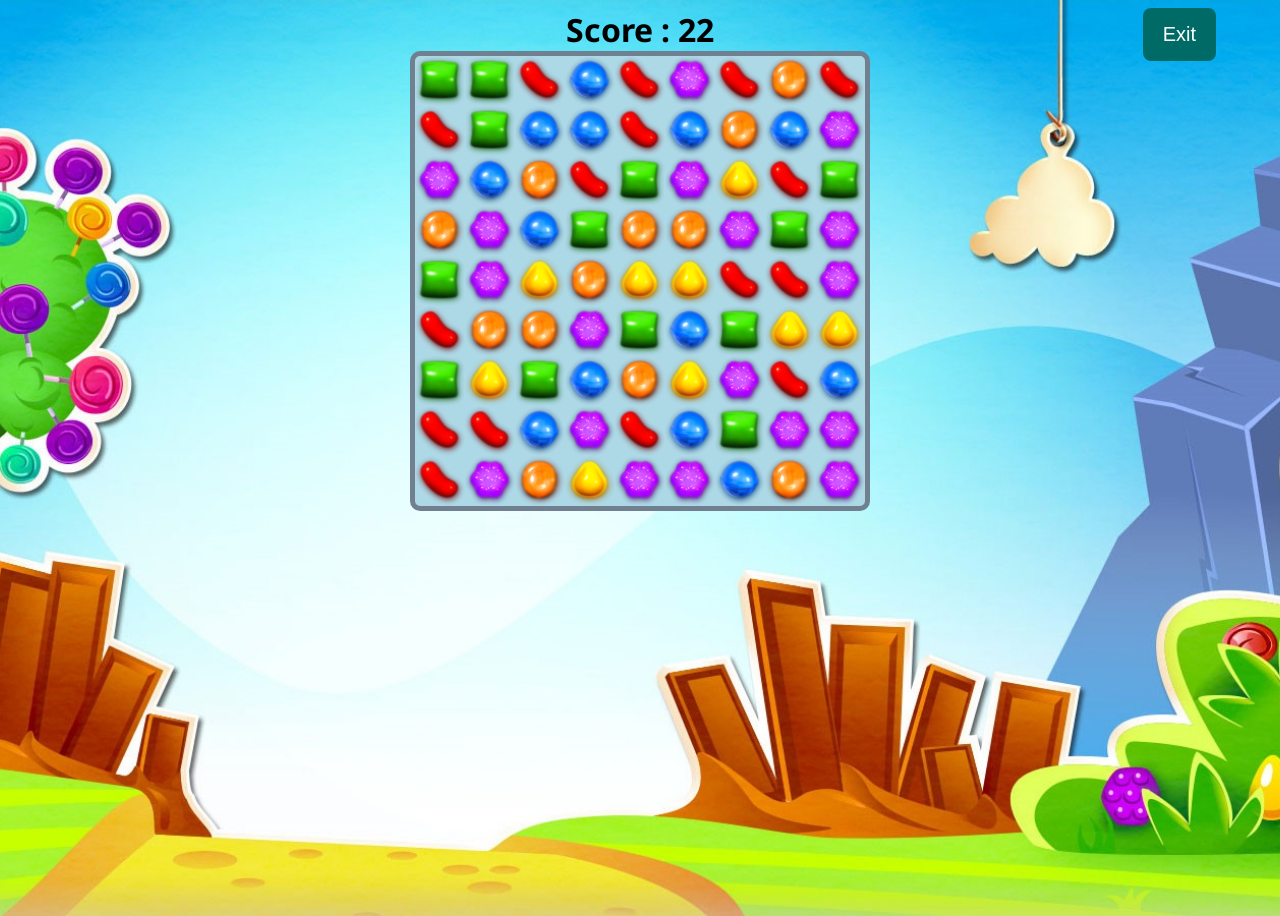
<file: Game10/index.html>
<!DOCTYPE html>
<html lang="en">
<head>
    <meta charset="UTF-8">
    <meta name="viewport" content="width=device-width, initial-scale=1.0">
    <link rel="stylesheet"  href="css/style.css"/>
    <link rel="stylesheet"  href="css/responsive.css"/>
    <link rel="icon" href="images/background.jpg" />
    <title>Document</title>
</head>
<body>
    <button class="exit">Exit</button>
    <div class="box">
        <h1>Score : <span id="score">0</span></h1>
         
    </div>
    <div id="board">
        
    </div>



    <script src="js/script.js" ></script>
</body>
</html>
</file>
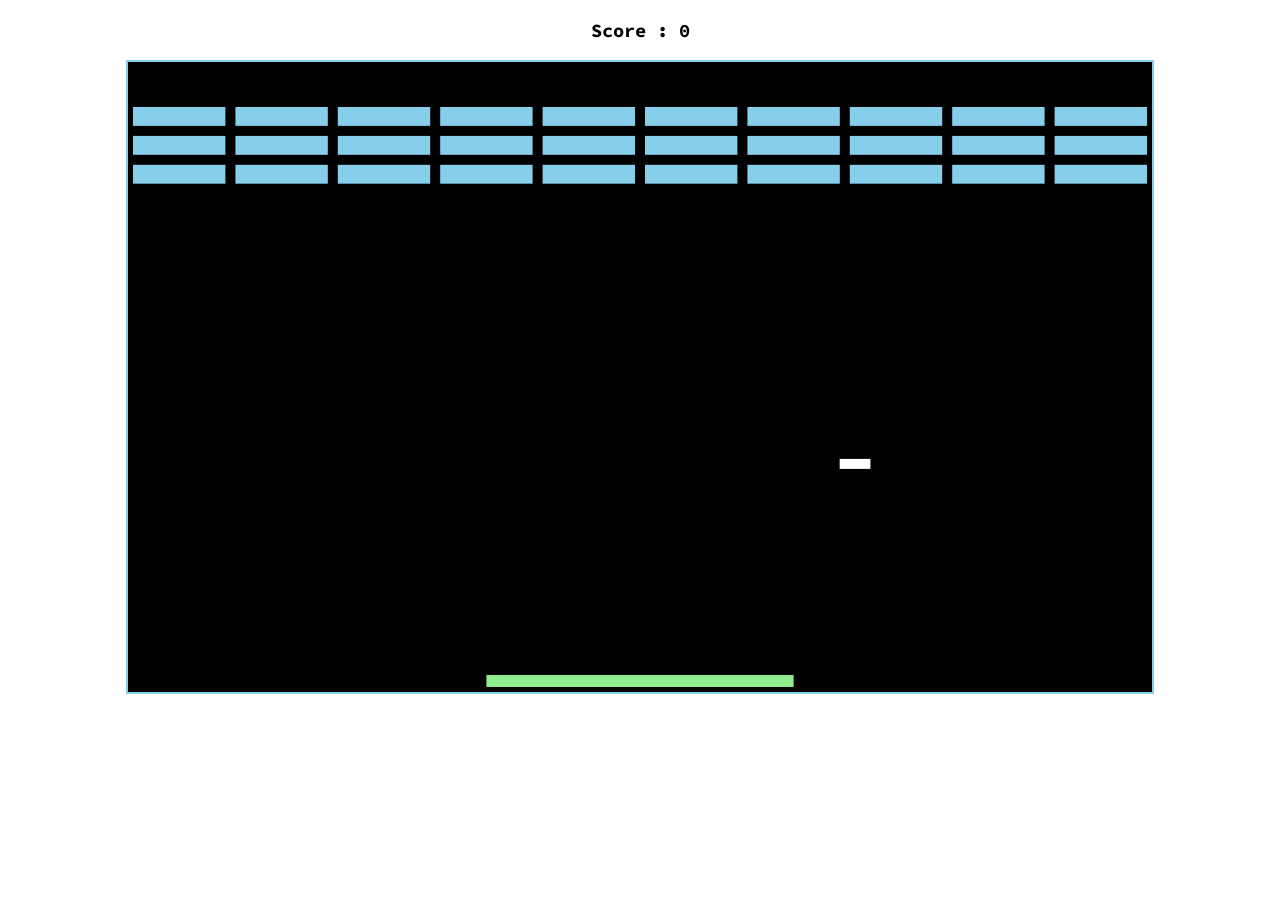
<file: Game11/index.html>
<!DOCTYPE html>
<html lang="en">
<head>
    <meta charset="UTF-8">
    <meta name="viewport" content="width=device-width, initial-scale=1.0">
    <title>Brick</title>
    <link rel="stylesheet" href="css/style.css" />
    <link rel="icon"  href="images/download.jpg" />
</head>
<body>
  <h3>Score : <span id="score"> 0 </span></h3>
  <canvas id="board" ></canvas>


    <script src="js/script.js"></script>
</body>
</html>
</file>
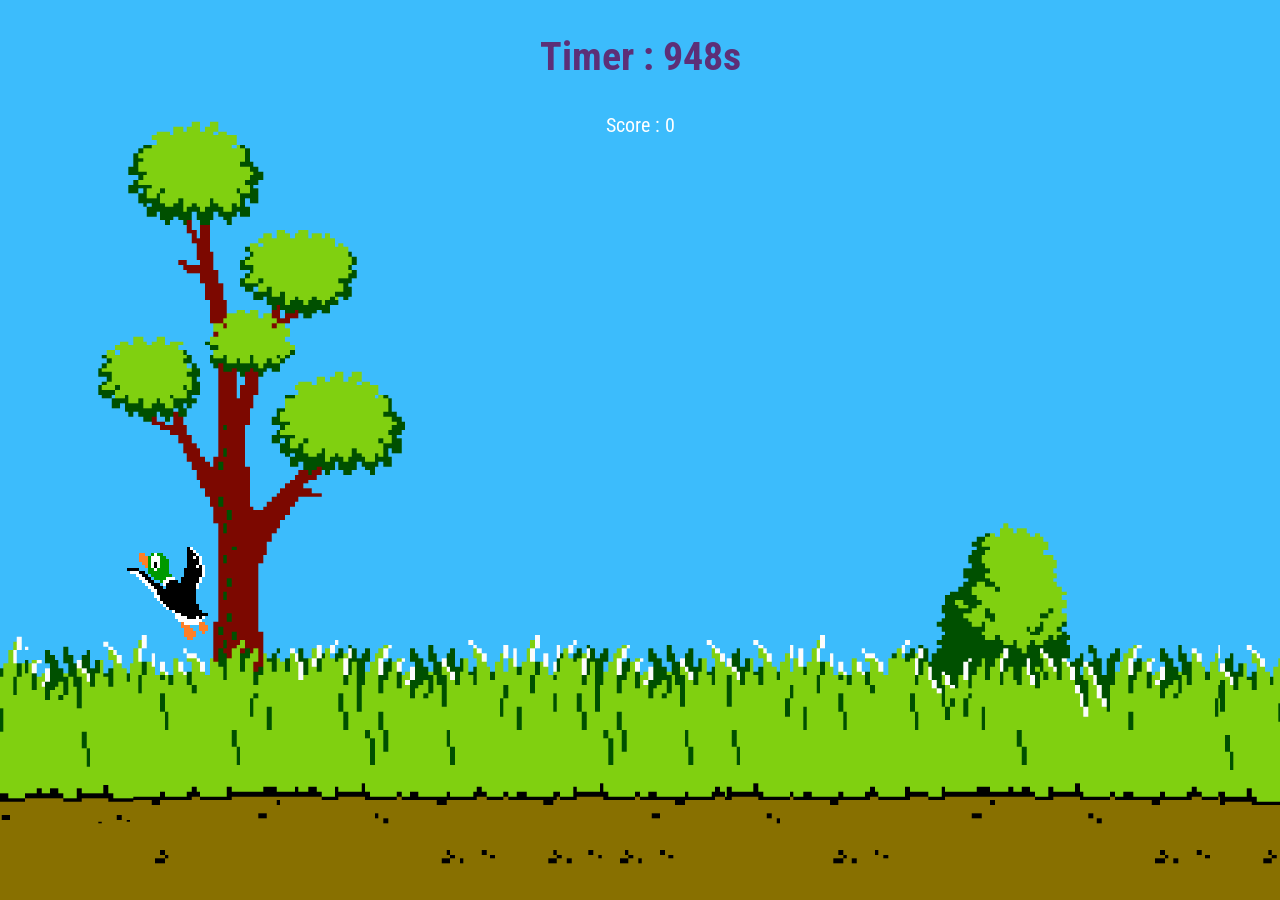
<file: Game12/index.html>
<!DOCTYPE html>
<html lang="en">
<head>
    <meta charset="UTF-8">
    <meta name="viewport" content="width=device-width, initial-scale=1.0">
    <title>Document</title>
    <link rel="stylesheet" href="css/style.css" />
    <link rel="stylesheet" href="css/responsive.css" />
    <link rel="icon" href="images/duck-left.gif"/>
</head>
<body>
    
    <h2 class="time" >Timer : </h2>
    <p id="score">Score : 0</p>
    <div class="gameOver">
    </div>
    

    <script src="js/script.js"></script>
</body>
</html>
</file>
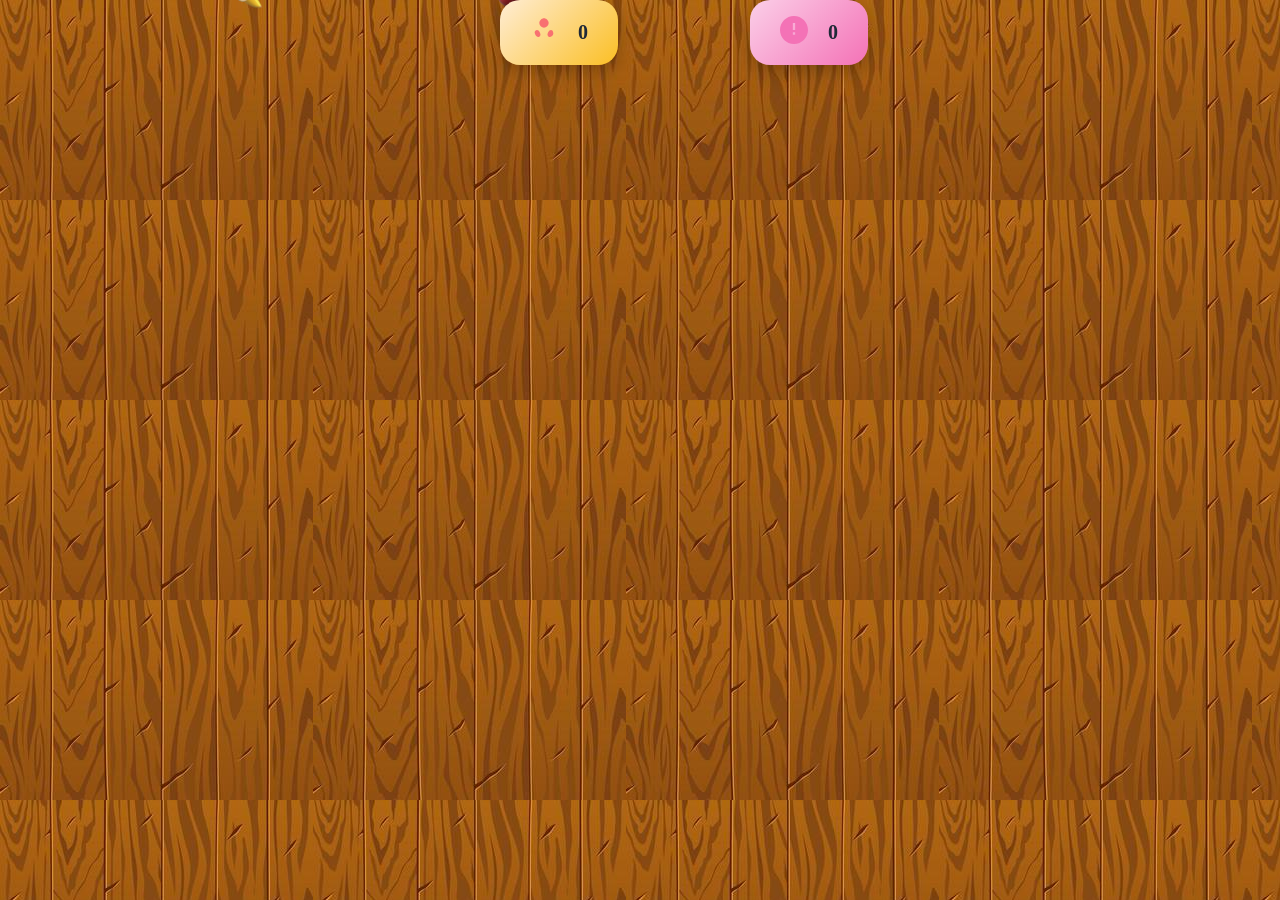
<file: Game3/index.html>
<!DOCTYPE html>
<html lang="en">
<head>
<meta charset="UTF-8">
<meta name="viewport" content="width=device-width, initial-scale=1.0">
<title>Tropical Slash</title>
<link rel="stylesheet" href="css/style.css">
<link rel="stylesheet" href="css/Responsive.css">
</head>
<body>
  <!-- Main game area -->
<div id="gamePlay">
  <!-- scoreboard part start -->
   <div id="responsive_score_missed">
    <div id="scoreBoard">
  <div class="score-icon">
    <svg xmlns="http://www.w3.org/2000/svg" viewBox="0 0 24 24" fill="#F87171" width="28" height="28">
      <path d="M12 2C10 2 8 4 8 6s2 4 4 4 4-2 4-4-2-4-4-4zM6 12c-1 0-2 1-2 2s1 4 3 4c1 0 2-1 2-2s-1-4-3-4zm12 0c-2 0-3 3-3 4s1 2 2 2 3-1 3-3-1-3-2-3z"/>
    </svg>
  </div>
  <span id="score">0</span>
</div>
<!-- scoreboard part end -->
 <!-- missed fruit scoreboard start -->
<div id="missedBoard">
  <div class="miss-icon">
    <svg xmlns="http://www.w3.org/2000/svg" viewBox="0 0 24 24" fill="#F472B6" width="28" height="28">
      <path d="M12 0C5.37 0 0 5.37 0 12s5.37 12 12 12 12-5.37 12-12S18.63 0 12 0zm1 16h-2v-2h2v2zm0-4h-2V6h2v6z"/>
    </svg>
  </div>
  <span id="missedFruits">0</span>
</div>
   </div>

 <!-- missed fruit scoreboard end -->
  <!-- gameover modal start -->
<div id="gameOverModal" class="modal hidden">
  <div class="modal-content">
    <h2>🎮 Game Over!</h2>
    <p>You missed too many fruits 😢</p>
    <p id="modal_score"></p>
    <button id="restartBtn">Restart</button>
  </div>
</div>
 <!-- gameover modal end-->
</div>
<!-- Main game area end -->

<script src="js/script.js"></script>
</body>
</html>
</file>
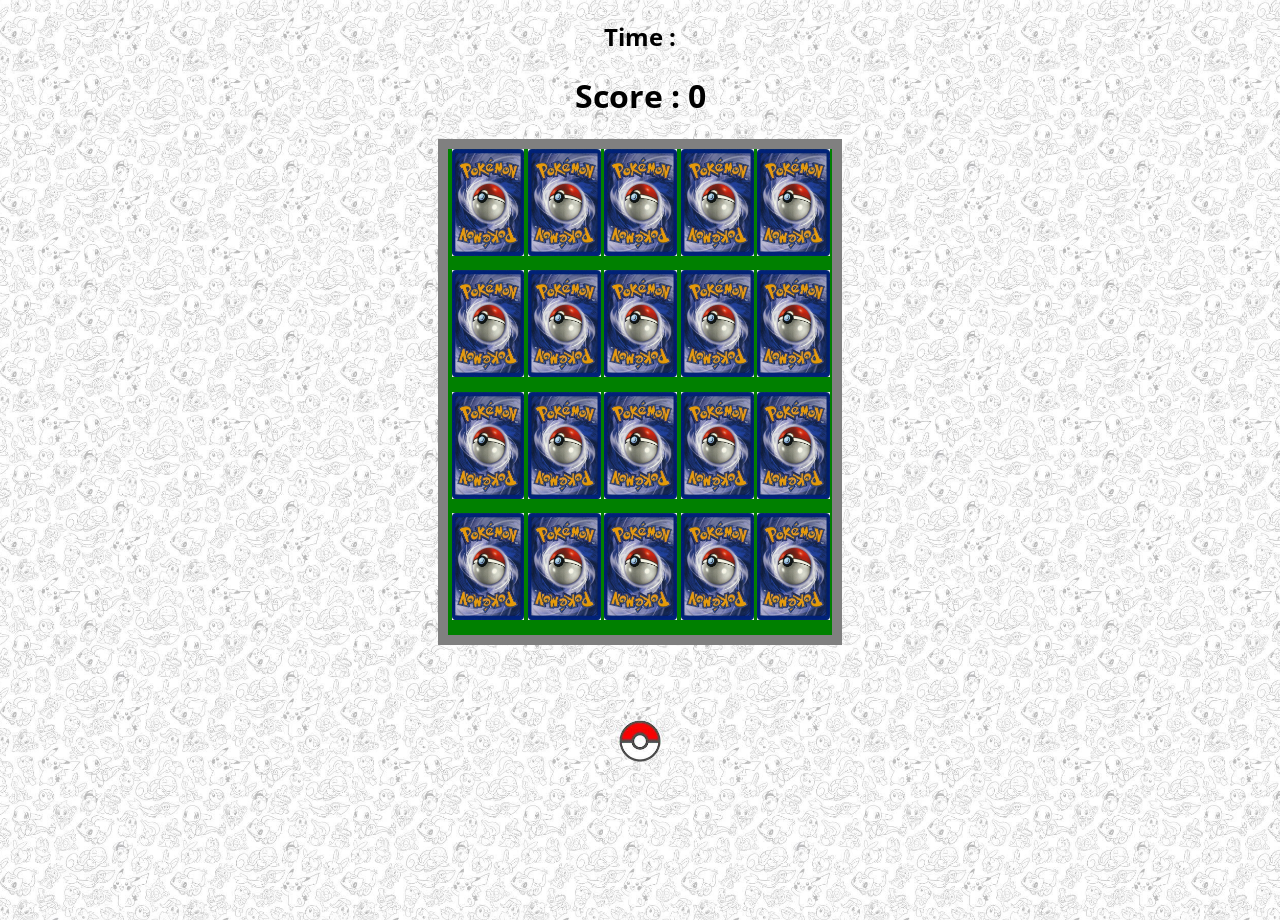
<file: Game7/index.html>
<!DOCTYPE html>
<html lang="en">
<head>
    <meta charset="UTF-8">
    <meta name="viewport" content="width=device-width, initial-scale=1.0">
    <title>Memory</title>
    <link rel="icon"  href="images/back.jpg" />
    <link rel="stylesheet" href="css/style.css" />
    <link rel="stylesheet" href="css/responsive.css" />
</head>
<body>
    <h2 class="time">Time : </h2>
    <h1>Score : <span id="score">0</span></h1>
    <div id="board">

        <!-- <div class="playAagin">
            <button class="yes"></button>
             <button class="no"></button>
        </div> -->
         
    </div>
    


    <script src="js/script.js"></script>
</body>
</html>
</file>
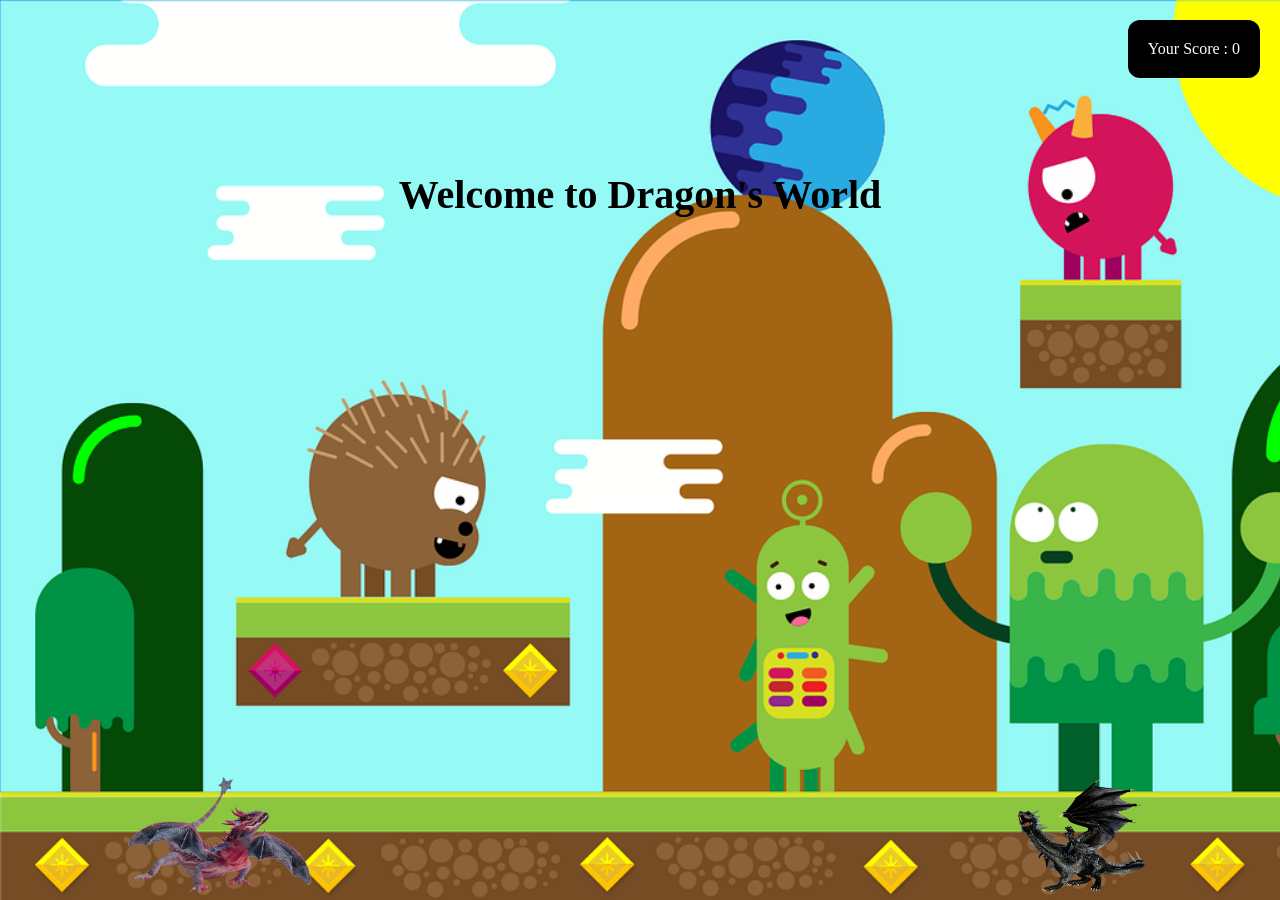
<file: Game9/index.html>
<!DOCTYPE html>
<html lang="en">
<head>
    <meta charset="UTF-8">
    <meta name="viewport" content="width=device-width, initial-scale=1.0">
    <title>Dragon</title>
    <!-- custom style -->
    <link rel="stylesheet" href="css/style.css"/>
    <!-- responsive css -->
    <link rel="stylesheet" href="css/responsive.css"/>
</head>
<body>
  <div class="container">
    <h1 id="gameName"> Welcome to Dragon's World</h1>
     <div class="gameOver">Game Over</div>
     <div class="scorCount">Your Score : 0</div>
     <div class="obstacle animateObstacle"></div>
     <div class="dragon" ></div>
     <button onclick="reset()" class="default ">Restart</button>

  </div>



    <script src="js/script.js"></script>
</body>
</html>
</file>
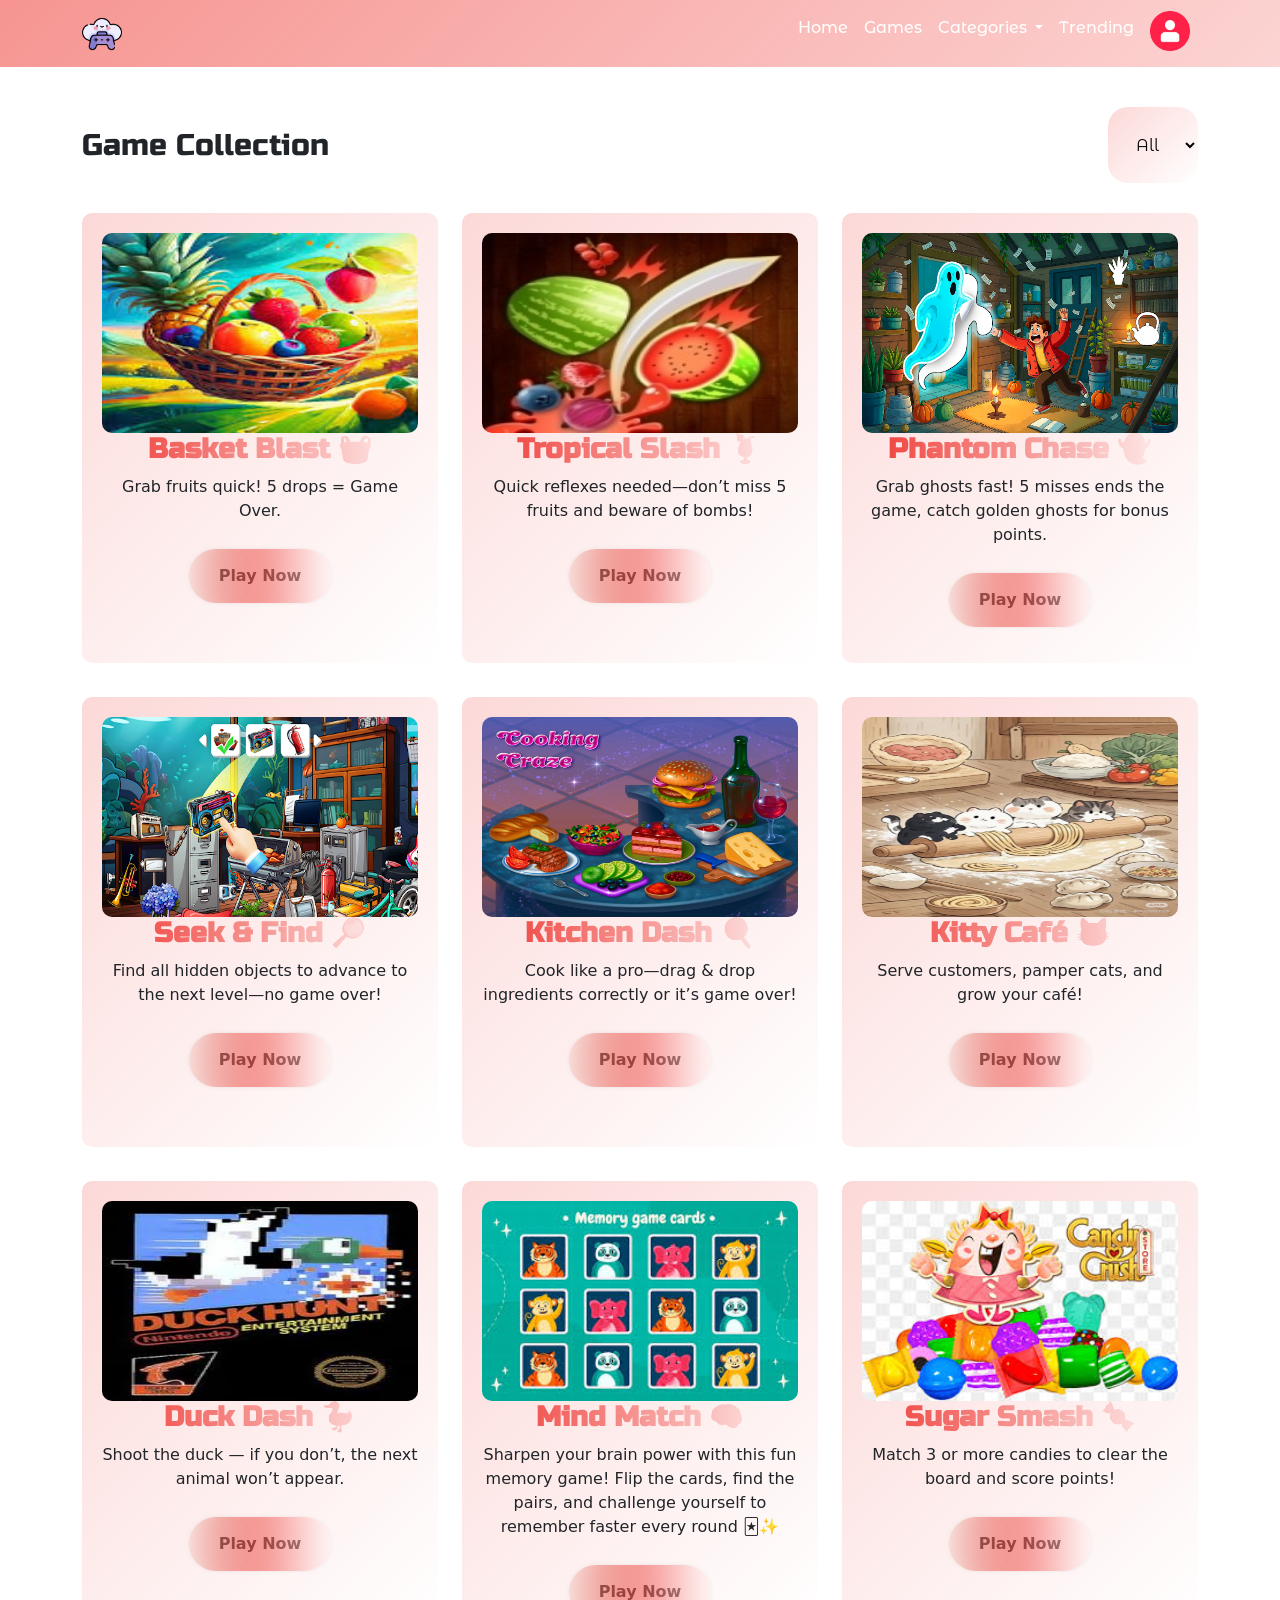
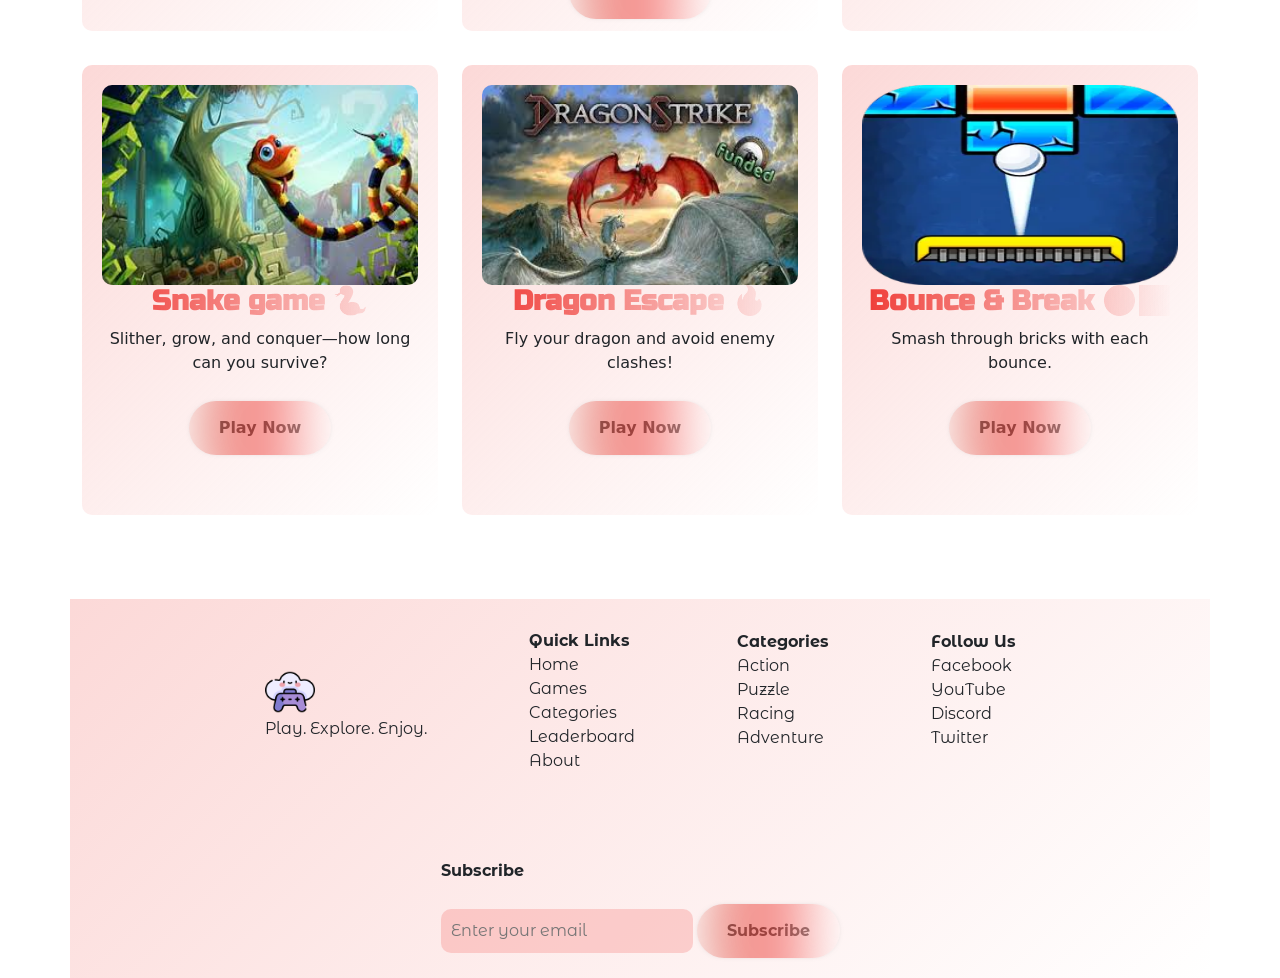
<file: allGames.html>
<!DOCTYPE html>
<html lang="en">
<head>
<meta charset="UTF-8">
 <meta name="viewport" content="width=device-width, initial-scale=1.0">
 <title>All games</title>
<!-- bootstrap link -->
<link href="https://cdn.jsdelivr.net/npm/bootstrap@5.3.8/dist/css/bootstrap.min.css" rel="stylesheet">
 <link rel="stylesheet" href="css/allGames.css">
</head>
<body>
    <!-- navbar part start -->
<nav class="navbar navbar-expand-lg main_menu">
  <div class="container navlogo">
    <a class="navbar-brand " href="#">
        <img src="images/online-game.png" alt="game_logo">
    </a>
    <button class="navbar-toggler" type="button" data-bs-toggle="collapse" data-bs-target="#navbarSupportedContent" aria-controls="navbarSupportedContent" aria-expanded="false" aria-label="Toggle navigation">
      <span class="icon_bar">
        <img src="images/widget.png" alt="open_menu">
      </span>
    </button>
    <div class="collapse navbar-collapse" id="navbarSupportedContent">
      <ul class="navbar-nav ms-auto mb-2 mb-lg-0 nav_items">
        <li class="nav-item">
          <a class="nav-link active" aria-current="page" href="index.html">Home</a>
        </li>
       <li class="nav-item">
          <a class="nav-link active" aria-current="page" href="index.html#game_collection">Games</a>
        </li>
        <li class="nav-item dropdown">
          <a class="nav-link dropdown-toggle" href="#" role="button" data-bs-toggle="dropdown" aria-expanded="false">
         Categories
          </a>
          <ul class="dropdown-menu">
            <li><a class="dropdown-item" href="arcade.html">Arcade</a></li>
            <li><a class="dropdown-item" href="puzzle.html">Puzzle</a></li>
            <li><a class="dropdown-item" href="simulation.html">Simulation</a></li>
          </ul>
        </li>
          <li class="nav-item">
          <a class="nav-link active" aria-current="page" href="index.html#trendy_games">Trending</a>
        </li>
          </li>
          <li class="nav-item ">
          <a class="nav-link active user_logo" aria-current="page" href="#">
            <img src="images/user.png" alt="">
          </a>
        </li>
      </ul>
 
        </div>
          </div>
</nav>
     <!-- navbar part end -->
      <!-- game collection part start -->
    <section class="game_collection" id="game_collection">
    <div class="container">
      <div class="common_head">
      <h2>Game Collection</h2>
      <select name="people" id="people" >
        <option style="background-color:#ffd5d5d0; " value="All">All</option>
        <option style="background-color:#ffd5d5d0; " value="Boy" id="boy">Boy</option>
        <option style="background-color:#ffd5d5d0; " value="Girl" id="girl">Girl</option>
        <option style="background-color:#ffd5d5d0; " value="Children" id="child">Children</option>
      </select>
      </div>
      
      <div class="row" id="games_row"></div>
      </div>  
    </section>    
 <!-- game collection part end -->
<!------ Footer part start ------>
 <footer>
  <div class="footer_main_part container">
    
       <div class="part1">
      <img src="images/online-game.png" alt="logo" >
      <div>Play. Explore. Enjoy.</div>
    </div>
    <div class="part2">
      <ul>
        <li class="main_header">Quick Links</li>
        <li><a href="#">Home</a></li>
        <li><a href="#">Games</a></li>
        <li><a href="#">Categories</a></li>
        <li><a href="#">Leaderboard</a></li>
        <li><a href="#">About</a></li>
      </ul>
    </div>
    <div class="part3">
       <ul>
        <li class="main_header two_header">Categories</li>
        <li><a href="#">Action</a></li>
        <li><a href="#">Puzzle</a></li>
        <li><a href="#">Racing</a></li>
        <li><a href="#">Adventure</a></li>
      </ul>
    </div>
    <div class="part4">
       <ul>
        <li class="main_header three_header">Follow Us </li>
        <li><a href="#">Facebook</a></li>
        <li><a href="#">YouTube</a></li>
        <li><a href="#">Discord</a></li>
        <li><a href="#">Twitter</a></li>
      </ul>
    </div>
    <div>
      <p class="main_header">Subscribe</p>
      <form >
        <input type="text" class="footer_input" placeholder="Enter your email">
        <button class="button footer_button">Subscribe<div class="hoverEffect"><div></div></div></button>
      </form>
    </div>
    </div>
   

 </footer>
      <!------ Footer part end ------->
      <!-- bootstrap link -->
<script src="https://cdn.jsdelivr.net/npm/bootstrap@5.3.8/dist/js/bootstrap.bundle.min.js" integrity="sha384-FKyoEForCGlyvwx9Hj09JcYn3nv7wiPVlz7YYwJrWVcXK/BmnVDxM+D2scQbITxI" crossorigin="anonymous"></script>
    <script src="js/allGames.js"></script>
</body>
</html>
</file>
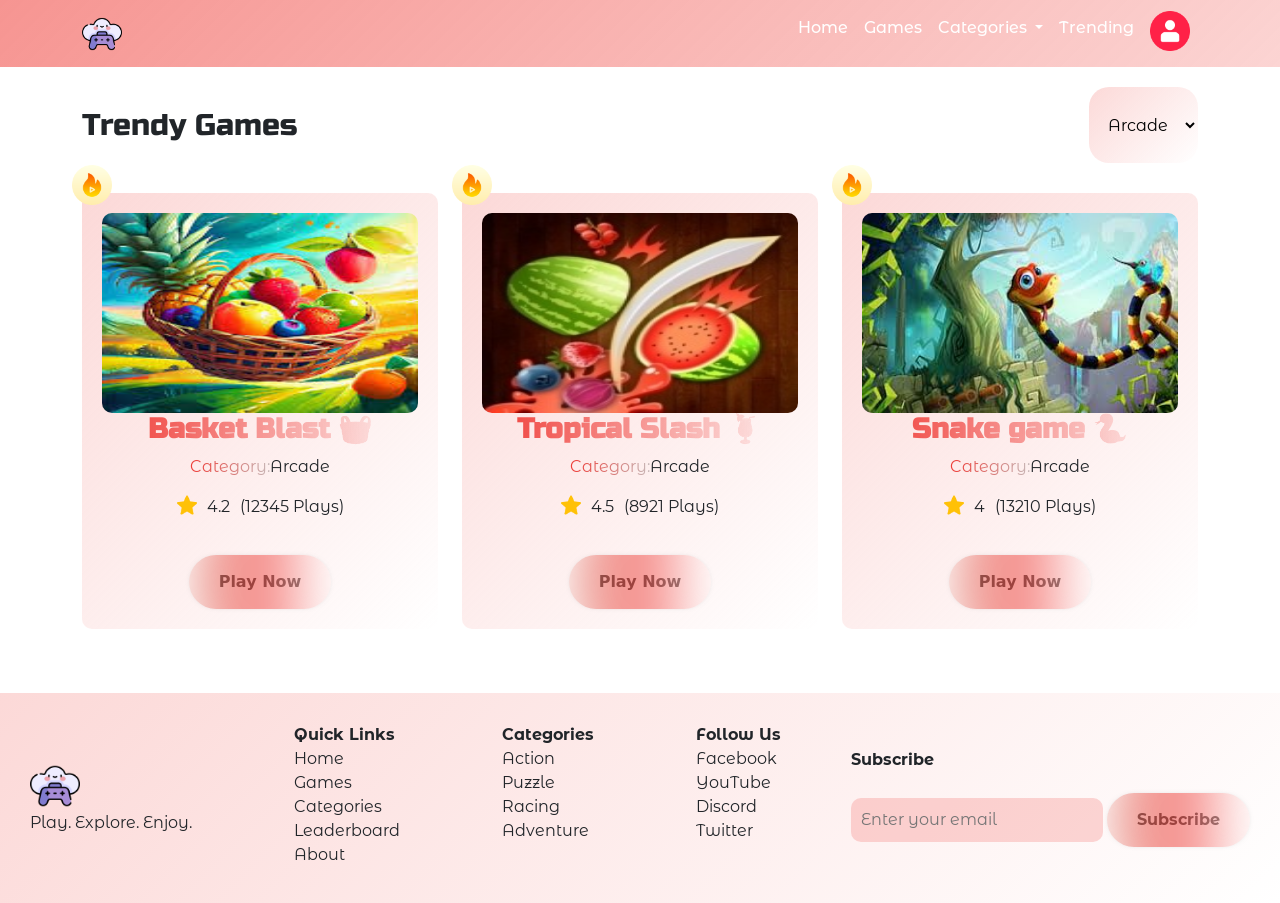
<file: allTrendy.html>
<!DOCTYPE html>
<html lang="en">
<head>
<meta charset="UTF-8">
<meta name="viewport" content="width=device-width, initial-scale=1.0">
<title>All trendy</title>
<!-- bootstrap link -->
<link href="https://cdn.jsdelivr.net/npm/bootstrap@5.3.8/dist/css/bootstrap.min.css" rel="stylesheet">
<link rel="stylesheet" href="css/allTrendy.css">
</head>
<body>
       <!-- navbar part start -->
<nav class="navbar navbar-expand-lg main_menu">
  <div class="container navlogo">
    <a class="navbar-brand " href="#">
        <img src="images/online-game.png" alt="game_logo">
    </a>
    <button class="navbar-toggler" type="button" data-bs-toggle="collapse" data-bs-target="#navbarSupportedContent" aria-controls="navbarSupportedContent" aria-expanded="false" aria-label="Toggle navigation">
      <span class="icon_bar">
        <img src="images/widget.png" alt="open_menu">
      </span>
    </button>
    <div class="collapse navbar-collapse" id="navbarSupportedContent">
      <ul class="navbar-nav ms-auto mb-2 mb-lg-0 nav_items">
        <li class="nav-item">
          <a class="nav-link active" aria-current="page" href="index.html">Home</a>
        </li>
       <li class="nav-item">
          <a class="nav-link active" aria-current="page" href="index.html#game_collection">Games</a>
        </li>
        <li class="nav-item dropdown">
          <a class="nav-link dropdown-toggle" href="#" role="button" data-bs-toggle="dropdown" aria-expanded="false">
         Categories
          </a>
          <ul class="dropdown-menu">
            <li><a class="dropdown-item" href="arcade.html">Arcade</a></li>
            <li><a class="dropdown-item" href="puzzle.html">Puzzle</a></li>
            <li><a class="dropdown-item" href="simulation.html">Simulation</a></li>
          </ul>
        </li>
          <li class="nav-item">
          <a class="nav-link active" aria-current="page" href="index.html#trendy_games">Trending</a>
        </li>
          </li>
         
          <li class="nav-item ">
          <a class="nav-link active user_logo" aria-current="page" href="#">
            <img src="images/user.png" alt="">
          </a>
        </li>
      </ul>
 
        </div>
          </div>
</nav>
<!-- navbar part end -->
<!-- Trendy part start -->
<section class="trendy_games" id="trendy_games">
<div class="container">
<div class="common_head">
<h2>Trendy Games</h2>
<select name="category" id="category">
  <option style="background-color:#ffd5d5d0; " value="Arcade">Arcade</option>
  <option style="background-color:#ffd5d5d0; " value="Action">Action</option>
  <option style="background-color:#ffd5d5d0; " value="Puzzle">Puzzle</option>
  <option style="background-color:#ffd5d5d0; " value="Simulation" id="child">Simulation</option>
</select>
</div>
<div class="row" id="trendy_cards_row">
</div>
</div> 
</section>
<!-- Trendy part end -->
<!------ Footer part start ------>
 <footer>
  <div class="footer_main_part">
<div class="part1">
<img src="images/online-game.png" alt="logo" >
      <div>Play. Explore. Enjoy.</div>
    </div>
    <div class="part2">
      <ul>
        <li class="main_header">Quick Links</li>
        <li><a href="#">Home</a></li>
        <li><a href="#">Games</a></li>
        <li><a href="#">Categories</a></li>
        <li><a href="#">Leaderboard</a></li>
        <li><a href="#">About</a></li>
      </ul>
    </div>
    <div class="part3">
       <ul>
        <li class="main_header two_header">Categories</li>
        <li><a href="#">Action</a></li>
        <li><a href="#">Puzzle</a></li>
        <li><a href="#">Racing</a></li>
        <li><a href="#">Adventure</a></li>
      </ul>
    </div>
    <div class="part4">
       <ul>
        <li class="main_header three_header">Follow Us </li>
        <li><a href="#">Facebook</a></li>
        <li><a href="#">YouTube</a></li>
        <li><a href="#">Discord</a></li>
        <li><a href="#">Twitter</a></li>
      </ul>
    </div>
    <div>
      <p class="main_header">Subscribe</p>
      <form >
        <input type="text" class="footer_input" placeholder="Enter your email">
        <button class="button footer_button">Subscribe<div class="hoverEffect"><div></div></div></button>
      </form>
    </div>
    </div>
</footer>
 <!------ Footer part end ------->

<!-- bootstrap link -->
<script src="https://cdn.jsdelivr.net/npm/bootstrap@5.3.8/dist/js/bootstrap.bundle.min.js" integrity="sha384-FKyoEForCGlyvwx9Hj09JcYn3nv7wiPVlz7YYwJrWVcXK/BmnVDxM+D2scQbITxI" crossorigin="anonymous"></script>
<script src="js/allTrendy.js"></script>
</body>
</html>
</file>
<file: Game10/css/style.css>
@import url('https://fonts.googleapis.com/css2?family=Noto+Sans:ital,wght@0,100..900;1,100..900&display=swap');

body{
    text-align: center;
    min-height: 100vh;
    font-family: "Noto Sans", sans-serif;
    background-image: url("../images/background.jpg");
    background-repeat: no-repeat;
    background-size: cover;
    background-position: center;
}
h1,h2,p{
    margin: 0 !important;
    padding: 0 !important;
}
#board{
    height: 450px;
    width:450px;
    background-color: lightblue;
    border:5px solid slategray;
    margin:0 auto;
    display: flex;
    flex-wrap: wrap;
    border-radius: 10px;
}

#board img{
    width: 50px;
    height: 50px;
}

.exit{
    position: absolute;
    right: 5%;
    background-color: #006A67;
    border: none;
    padding: 15px 20px;
    color: white;
    font-size: 20px;
    border-radius: 8px;
}
h1{
    text-align: center;
}
.box{

    display: flex;
    justify-content: center;
    flex-direction: column;

}
.btns{
    display: flex;
    justify-content: center;
    gap:5px;
    margin-bottom: 6px;

}
.btn1{

    width:80px;
    padding: 15px 10px;
    background-color: green;
    border-radius: 8px;
    border: none;
    font-size: 16px;
    color: white;


}
.btn2{
    width:80px;
    padding: 15px 10px;
    background-color: red;
    border-radius: 8px;
    border: none;
    font-size: 16px;
    color: white;


}
</file>
<file: Game10/css/responsive.css>
/* -----extra small device */
@media (min-width:0px) and (max-width:575.98px){
    #board {
        height: 400px;
        width: 280px;

    }
    
    #board img {
        width: 30px;
        height: 40px;
    }

  .exit {
        padding: 10px 14px;
        font-size: 16px;
        
    }

    .btn1 {
        width: 60px;
        padding: 10px 8px;
    }

     .btn2 {
        width: 60px;
        padding: 10px 8px;
    }

    h1 {
        
        font-size: 30px;
    }


}

/* ------small device */

@media (min-width: 576px) and (max-width:767px){
 
  .exit {	
	padding: 8px 18px;
    font-size: 18px;
}

    .btn1 {
        width: 60px;
        padding: 10px 8px;
    }

     .btn2 {
        width: 60px;
        padding: 10px 8px;
    }

    h1 {
        
        font-size: 30px;
    }


}
</file>
<file: Game11/css/style.css>
@import url('https://fonts.googleapis.com/css2?family=Source+Code+Pro:ital,wght@0,200..900;1,200..900&display=swap');

body{
 
     padding: 0;
     font-family: "Source Code Pro", monospace;
     text-align: center;
     box-sizing: border-box;
}

#board{
    background-color: black;
    border: 2px solid skyblue;
   
}
</file>
<file: Game12/css/style.css>
/* -------common css start */
@import url('https://fonts.googleapis.com/css2?family=Roboto+Condensed:ital,wght@0,100..900;1,100..900&display=swap');

body{
    margin: 0;
    padding: 0;
    font-family: "Roboto Condensed", sans-serif;
    background-image: url("../images/duckhunt-bg-4k.png");
    background-position: center;
    background-size: cover;
    background-repeat: no-repeat;
    background-attachment: fixed;
    cursor: url("../images/target.png"),auto;
}
img{
    
    vertical-align: middle;
}
p{
    font-size: 20px;
    color: white;
    text-align: center;
}

h1{
    color: red;
    font-size: 50px;
 
}
.gameOver{
    text-align: center;
    position: absolute;
    left: 50%;
    transform: translate(-50%);
}

h2{
   font-size: 40px;
   color:#5D2F77;
   text-align: center;
}
button{
    border-radius: 10px;
    padding: 15px 25px;
    background-color: #31326F;
    color: white;
    font-size: 20px;

}
/* -------common css end */
/* -------common css start */
/* -------common css end */
/* -------common css start */
/* -------common css end */
/* -------common css start */
/* -------common css end */
</file>
<file: Game12/css/responsive.css>
@media (min-width:0px) and (max-width: 575.98px){
    h1 {
        color: red;
        font-size: 36px;
    }
    
}
</file>
<file: Game3/css/style.css>
body{
background-image: url('../images/wood.jpg');
margin: 0;
overflow-y: hidden;
}
/* game area start */
#gamePlay{
    position:relative;
    height:800px;
    width:1000px;
    cursor: pointer;
}
/* score board part start */
#scoreBoard {
 position: absolute;
  top: 0px;
  left: 500px;
  background: linear-gradient(135deg, #FFEDD5, #FBBF24);
  border-radius: 20px;
  padding: 16px 30px;
  display: flex;
  align-items: center;
  gap: 20px;
  font-size: 20px;
  font-weight: bold;
  color: #1F2937;
  box-shadow: 0 6px 20px rgba(0,0,0,0.25);
  z-index: 50;
  transition: transform 0.2s ease;
}

#scoreBoard.bump {
  transform: scale(1.3);
}
#scoreBoard .score-icon svg {
  width: 28px;
  height: 28px;
}
#scoreBoard.bump {
  transform: scale(1.3);
}

#scoreBoard span {
  transition: all 0.2s ease;
}
/* scoreboard part end */

/*fruit part start */
.fruit{ 
    width:60px;
    height:60px;
    position:absolute;

}
/* fruit part end */

/* fruit splash part start */
.splash {
  opacity: 1;
  transition: opacity 1.5s ease-out;
}

.splash.fade-out {
  opacity: 0;
}
/* fruit splash part end */

/* missed fruit part start */
#missedBoard {
    position: absolute;      
    top: 0px;                 
    left: 750px;             
    background: linear-gradient(135deg, #FBCFE8, #F472B6); /* pink gradient */
    border-radius: 20px;
    padding: 16px 30px;
    display: flex;
    align-items: center;
    gap: 20px;
    font-size: 20px;
    font-weight: bold;
    color: #1F2937;          
    box-shadow: 0 6px 20px rgba(0,0,0,0.25);
    z-index: 50;
    transition: transform 0.2s ease;
}

#missedBoard .miss-icon svg {
    width: 28px;
    height: 28px;
}

#missedBoard.bump-red {
    transform: scale(1.3);
}
/* missed fruit part end */

/* modal part start */
.modal {
  position: fixed;
  top: 0; left: 0; 
  width: 100%; height: 100%;
  background: rgba(255, 182, 193, 0.6); /* pink overlay */
  display: flex;
  justify-content: center;
  align-items: center;
  z-index: 999;
  backdrop-filter: blur(15px);
}

.modal.hidden {
  display: none;
}

.modal-content {
  background: #ffe4ec; 
  border: 2px solid #f472b6;
  border-radius: 16px;
  padding: 30px 40px;
  text-align: center;
  box-shadow: 0 6px 20px rgba(244, 114, 182, 0.5);
  animation: pop 0.3s ease;
}

.modal-content h2 {
  color: #db2777;
  margin-bottom: 10px;
  font-size: 24px;
}

.modal-content p {
  color: #831843;
  margin-bottom: 20px;
}

#restartBtn {
  background: #f472b6;
  border: none;
  padding: 10px 20px;
  color: white;
  font-weight: bold;
  border-radius: 10px;
  cursor: pointer;
  transition: 0.2s;
}
#restartBtn:hover {
  background: #db2777;
}

@keyframes pop {
  0% { transform: scale(0.8); opacity: 0; }
  100% { transform: scale(1); opacity: 1; }
}
/* modal part end */

/* game area end */
</file>
<file: Game3/css/Responsive.css>
/*------ extra small device ----------*/
@media (max-width: 575.98px) {
#gamePlay {
 width: 100%;
 overflow: hidden;

}
#scoreBoard{
    left:0%;

    padding:8px 8px;
    font-size: 14px;
gap:5px;
}
#missedBoard{
   left:70%;
    padding:8px 8px;
    font-size: 14px;
    margin:2px;
    gap:15px;
}
#scoreBoard.bump {
     transform: scale(1);
}
.fruit{
    width:50px;
    height:50px;
}
}
/*--------- small device ------------*/
@media (min-width: 576px) and (max-width: 767.98px) {
#gamePlay {
 width: 100%;
overflow: hidden;
}
#scoreBoard{
left:10%;
padding:8px 8px;
font-size: 14px;
gap:5px;
}
#missedBoard{
left:70%;
padding:8px 8px;
font-size: 14px;
    margin:2px;
    gap:15px;
}
.fruit{
    width:50px;
    height:50px;
}
}
/*--------- medium device ------------*/
@media (min-width: 768px) and (max-width: 991.98px) { 
#gamePlay {
 width: 100%;
overflow: hidden;
}
#scoreBoard{
left:10%;
padding:8px 8px;
font-size: 14px;
gap:5px;
}
#missedBoard{
left:70%;
padding:8px 8px;
font-size: 14px;
    margin:2px;
    gap:15px;
}
}
/* large device */
@media (min-width: 992px) and (max-width: 1199.98px) {
#gamePlay {
 width: 100%;
overflow: hidden;
}
#scoreBoard{
left:10%;
padding:10px 10px;
font-size: 14px;
gap:5px;
}
#missedBoard{
left:70%;
padding:10px 10px;
font-size: 14px;
    margin:2px;
    gap:15px;
}
.fruit{
    width:55px;
    height:55px;
}
}
</file>
<file: Game7/css/style.css>
/* -----common css start-------- */
@import url('https://fonts.googleapis.com/css2?family=Open+Sans:ital,wght@0,300..800;1,300..800&display=swap');
body{
    margin: 0px;
    padding: 0px;
    width: 100vw;
    height: 100vh;
    text-align: center;
    font-family: "Open Sans", sans-serif;
    background-image: url('../images/pokemon-bg.jpg');
    background-size: cover;
    background-position: center;
    background-repeat: no-repeat;
    overflow: hidden;
}
a{
    text-decoration: none;
}
ul,li{
    list-style: none;
}
img{
    width: 100%;
    vertical-align: middle;
}
/* -----board css end-------- */
#board{
    width:30vw;
    height:54vh;
    margin: 0 auto;
    background-color: green;
    border: 10px solid gray;
    display: flex;
    flex-wrap: wrap;
    position: relative;
}

.card{
    width: 19%;
    height: 22%;
    margin-left : 3.5px;
}


button{
    
    padding:15px 20px;
    border: none;
    background-color: #3C467B;
    border-radius: 8px;
    text-align: center;
    color:#FAF8F1;

}
.playAagin{
    display: flex;
    justify-content: center;
    align-items: center;
    gap:10px;
    margin-bottom: 10px;
}
.yes{

    padding:15px 20px;
    border: none;
    background-color: #004030;
    border-radius: 8px;
    text-align: center;
    color:#FAF8F1;

}
.no{
    padding:15px 20px;
    border: none;
    background-color: #DD0303;
    border-radius: 8px;
    text-align: center;
    color:#FAF8F1;

}
/* -----board css start-------- */
/* -----common css end-------- */

/* -----common css start-------- */
/* -----common css end-------- */

/* -----common css start-------- */
/* -----common css end-------- */

/* -----common css start-------- */
/* -----common css end-------- */


/* -----common css start-------- */
/* -----common css end-------- */
</file>
<file: Game7/css/responsive.css>
/* ----extra small device */
@media (min-width :0px) and (max-width:575.98px){

#board {
	width: 80vw;

 }
 .card {
	width: 23%;
	height: 20%;
 }

}

/* ---small device */


@media (min-width :576px) and (max-width:767.98px){

    #board {
        width: 62vw;
    }
}

/* ---medium device */


@media (min-width :768px) and (max-width:991.98px){

    #board {
        width: 62vw;
    }
}

/* ---large device */


@media (min-width :992px) and (max-width:1199.98px){

    #board {
        width: 62vw;
    }
}
</file>
<file: Game9/css/style.css>
/* common css start */
@import url('https://fonts.googleapis.com/css2?family=Epunda+Slab:ital,wght@0,300..900;1,300..900&display=swap');

*{
    margin:0px;
    padding: 0px;
}
body{
     font-family:" Epunda Slab", serif;
     overflow: hidden;
     box-sizing: border-box;
}
ul,ol{
    list-style: none;
}
a{
    text-decoration: none;
}

img{
    width: 100%;
    vertical-align: middle;
}



/* commmon css end */

/* title css start */

#gameName{
    position: absolute;
    top:20%;
    left:50%;
    transform: translate(-50%,-20%);
    font-size: 40px;
}

.container{
    background-image: url('../images/cover.png') ;
    background-size: cover;
    width: 100vw;
    height: 100vh;
    background-repeat:no-repeat;
    position: relative;
    overflow-x:hidden ;
    
}

/* title css end */

/* scorcount  css start*/
.scorCount{
    position: absolute;
    top:20px;
    right: 20px;
    padding: 20px;
    border-radius:12px ;
    background-color: black;
    color: white;
    text-align: center;
}

/* scorcount  css end*/

/* obsatcle css start */

.obstacle{
    background-image: url('../images/obstacle.png');
    background-size: cover ;
    width: 154px;
    height: 126px;
    position: absolute;
    bottom: 0px;
    right: 120px;
}

/* obstacel css end */

/* //animation apply to the obstacle */

.animateObstacle{
    animation:  asho  5s linear infinite;

}
@keyframes asho{
    0%{
         left:100vw;
    }
    100%{
        left:-10vw;
    }
}

/* animation style  end */

/*  dragon css start */

.dragon{
    background-image: url('../images/dragon.png');
    background-size: cover;
    position: absolute;
    bottom: 0px;
    left: 120px;
    width: 194px;
    height: 126px;

}

/* dragon css end */

/* applying animtaion  to the dragon */

.animateDragon{
    animation: jumpDao  1s linear;
}

@keyframes jumpDao{
    0%{
        bottom: 0px;
    }
     25%{
        bottom: 150px;
     }
     50%{
        bottom: 300px;
     }

     75%{
        bottom: 211px;
     }

     100%{
        bottom: 0px;
     }
}

/* gameOver css start */

.gameOver{
    visibility: hidden;
    position: absolute;
    top:30vh;
    left:35vw;
    padding:10px;
    color: red;
    font-weight: bold;
    font-size: 4rem;
    border-radius: 12px;
    background-color: firebrick;
}
/* gameOver css end */

/* restart button css start */
.default{
    visibility: hidden;
}
.reset{
    visibility: visible;
    position: absolute;
    background-color:black;
    padding: 22px;
    border-radius:12px ;
    color:white;
    font-size: 16px;
    top:100px;
    right: 20px;
}
/* restart button css end */
</file>
<file: Game9/css/responsive.css>
/*  extra small device */
@media (min-width: 0px) and (max-width: 575.98px) { 
  
.dragon {
	left: 0vw;
	width: 30vw;
	height: 12vh;
}
  .obstacle {
	width: 20vw;
	height: 10vh;
	right: 30px;
}

    .gameOver {
        top: 38vh;
	    left: 21vw;
        font-size: 2rem;
    }



    .reset {
        padding: 16px;
        font-size: 14px;
        top:78px;
     
    }

    .scorCount {
	
        padding: 16px;
    }

    #gameName {
        width:96%;
        font-size: 25px;
        top:32%
    }

    @keyframes asho{
    0%{
         left:70vw;
    }
    100%{
        left:-10vw;
    }
}

}

/* extra small device end */

/*  small device start*/

@media (min-width: 576px) and (max-width: 767.98px) { 
    .dragon {
	
        left: 0px;
        width: 128px;
        height: 86px;
    }

    .obstacle {
	   width: 98px;
      height: 80px;

    }

  .gameOver {
        top: 27vh;
        left: 21vw;
        font-size: 2rem;
    }

    .reset {
        padding: 16px;
        font-size: 14px;
        top:78px;
     
    }

    .scorCount {
	
        padding: 16px;
    }

    #gameName {
	width: 74%;
	font-size: 25px;
  }

}

/* small device end */

/* medium device start */
@media (min-width: 768px) and (max-width: 991.98px) { 
    .dragon {
	
        left: 0px;
        width: 128px;
        height: 86px;
    }

    .obstacle {
	   width: 98px;
      height: 80px;

    }

    .gameOver {
        top: 30vh;
        left: 26vw;
        font-size: 2rem;
    }

    .reset {
        padding: 16px;
        font-size: 14px;
        top:78px;
     
    }

    .scorCount {
	
        padding: 16px;
    }

    #gameName {
	width: 74%;
	font-size: 25px;
    transform:translate(-40%, 50%)
  }
  
}

/* medium device end */

/* large device start */
@media (min-width: 992px) and (max-width: 1199.98px) { 
   .dragon {
	    left: 0px;
        width: 156px;
        height: 100px;
    }

    .obstacle {
        width: 120px;
        height: 90px;
    }

   .gameOver {
        top: 30vh;
        left: 37vw;
        font-size: 2rem;
    }

    .reset {
        padding: 16px;
        font-size: 14px;
        top:78px;
     
    }

    .scorCount {
	
        padding: 16px;
    }

    #gameName {
        width: 74%;
        font-size: 25px;
        transform: translate(-25%, 50%);
    }
  
}

/* large deviec end */

/* extra large deive start */
@media (min-width: 1200px) and (max-width: 1399.98px) { 
    .gameOver {
	
	font-size: 3rem;
 }
}
/* extra large device end */
</file>
<file: css/allGames.css>
/*------- font link ------------*/
@import url('https://fonts.googleapis.com/css2?family=Russo+One&display=swap');
@import url('https://fonts.googleapis.com/css2?family=Montserrat+Alternates:ital,wght@0,100;0,200;0,300;0,400;0,500;0,600;0,700;0,800;0,900;1,100;1,200;1,300;1,400;1,500;1,600;1,700;1,800;1,900&display=swap');
@import url('https://fonts.googleapis.com/css2?family=Comic+Neue:ital,wght@0,300;0,400;0,700;1,300;1,400;1,700&display=swap');
/*---------- font link -----------*/
/*-------- nav part start -------------------*/
.main_menu{
 background: linear-gradient(135deg, #ef3c368b 0%, #ef3c3638 100%);
  font-family: "Montserrat Alternates", sans-serif;
  backdrop-filter: blur(10px);
  -webkit-backdrop-filter: blur(10px);
 width:100%;
font-weight: 500;
}
.main_menu .navlogo img{
    width:40px;
    height:40px;
}
.main_menu ul li a{
     color:black !important;
     font-size: 16px !important;
}
.user_logo img{
    width:40px;
    height:40px;
    margin-top: -5px;
}
.main_menu .nav-link{
    color: white !important;
}
/* all games nav part start */
.main_men_ref{
  position: fixed;

}
.dropdown-menu{
   background: linear-gradient(135deg, #ef3c367d 0%, #ffffffd2 100%);
   
}
.dropdown-menu  .dropdown-item{
  color: white !important;
}
.dropdown-menu  .dropdown-item:hover{
background: #ffc0cb;
color:#ef3b36 !important;
}
/*----------- nav part end-----------------------*/
/* Game collection part start */
.game_collection {
  padding: 20px;

  margin-top: 20px;
}
.game_collection .common_head{
  display:flex;
justify-content: space-between;
margin-bottom:30px;
}
.game_collection .common_head h2{
  font-family: "Russo One", sans-serif;
  margin-bottom:20px;
   font-size: 30px;
   margin-top: 20px;  
}
 .common_head select{
   background: linear-gradient(135deg, #ef3c3632 0%, #ffffff9b 100%);
   backdrop-filter: blur(10px);
  -webkit-backdrop-filter: blur(10px);
 border: none;
outline: none;
cursor: pointer;
font-family: "Montserrat Alternates", sans-serif;
border-radius: 20px;
text-align: center;
}
/* #people option{
     background: linear-gradient(135deg, #e8696432 0%, #ffffff9b 100%);
 
  font-family: "Montserrat Alternates", sans-serif;
} */

select option{
     background: linear-gradient(135deg, #e1160f32 0%, #ffffff9b 100%);
}
.game_card{
  background: linear-gradient(135deg, #ef3c3632 0%, #ffffff9b 100%);
   backdrop-filter: blur(10px);
  -webkit-backdrop-filter: blur(10px);
 padding:20px;
 border-radius: 10px;
 margin-bottom: 10px;
text-align: center;
height:450px;
}
.game_card img{
width:100%;
height:200px;
border-radius: 10px;
}
.game_card h3{
 background: linear-gradient(90deg, #ef3b36 0%, #ffffff3c 100%);
  -webkit-background-clip: text;
  -webkit-text-fill-color: transparent;
  font-weight: bold;
  font-family: "Russo One", sans-serif;
}
 .game_des{
font-family: "Montserrat Alternates", sans-serif;
 }

 .game_card button{
  margin:10px;
 }
/* Game collection part end */

/*------------ footer part start --------------*/
footer{
  margin-top:30px;
}
.footer_main_part{
  display:flex;
  flex-wrap: wrap;
  gap:70px;
  justify-content: center;
  align-items: center;
   background: linear-gradient(135deg, #ef3c3632 0%, #ffffff9b 100%) ;
   padding:20px;
     font-family: "Montserrat Alternates", sans-serif;
}
.part1 img{
width:50px;
height:50px;
}
ul li{
  list-style: none;
}
.main_header{
  font-weight: bold;
}
a{
 text-decoration: none; 
  color: inherit;       
  cursor: pointer; 
}
.part2{
  margin-top: 10px;
}
.two_header{
  margin-top:-13px;
}
.three_header{
   margin-top:-13px;
}
.footer_input{
  border:0;
  outline:0;
  padding:10px;
  border-radius: 10px;
  margin-top: 10px;
  background: #ef3c3632 ;
}
 .button {
  display: inline-flex;
  align-items: center;
  justify-content: center;
  padding: 15px 30px;
  border: 0;
  position: relative;
  overflow: hidden;
  border-radius: 10rem;
  transition: all 0.2s;
  font-weight: bold;
  cursor: pointer;
  color: rgb(37, 37, 37);
  z-index: 0;
  box-shadow: 0 0px 7px -5px rgba(0, 0, 0, 0.5);
  background: #ffffff; /* default background */
}

.button:hover {
  background: #e29587;
  color: rgb(33, 0, 85);
}

.button:active {
  transform: scale(0.97);
}

.hoverEffect {
  position: absolute;
  bottom: 0;
  top: 0;
  left: 0;
  right: 0;
  display: flex;
  align-items: center;
  justify-content: center;
  z-index: 1;
}

.hoverEffect div {
  background: linear-gradient(
    90deg,
    #e29587 0%,
    #ef3b36 50%,
    #ffffff 100%
  );
  border-radius: 40rem;
  width: 10rem;
  height: 10rem;
  transition: 0.4s;
  filter: blur(20px);
  animation: effect infinite 3s linear;
  opacity: 0.6;
}

.button:hover .hoverEffect div {
  width: 8rem;
  height: 8rem;
}

@keyframes effect {
  0% {
    transform: rotate(0deg);
  }
  100% {
    transform: rotate(360deg);
  }
}
/*------------ footer part end ----------------*/
/* -------Responsive part start------------ */
@media (max-width: 575.98px){
.game_collection .common_head h2 {
  font-family: "Russo One", sans-serif;
  margin-bottom: 20px;
  font-size: 17px;}}
/* Responsive  part end---------------*/
</file>
<file: css/allTrendy.css>
/*------- font link ------------*/
@import url('https://fonts.googleapis.com/css2?family=Russo+One&display=swap');
@import url('https://fonts.googleapis.com/css2?family=Montserrat+Alternates:ital,wght@0,100;0,200;0,300;0,400;0,500;0,600;0,700;0,800;0,900;1,100;1,200;1,300;1,400;1,500;1,600;1,700;1,800;1,900&display=swap');
@import url('https://fonts.googleapis.com/css2?family=Comic+Neue:ital,wght@0,300;0,400;0,700;1,300;1,400;1,700&display=swap');
/*---------- font link -----------*/
/*-------- nav part start -------------------*/
.main_menu{
 background: linear-gradient(135deg, #ef3c368b 0%, #ef3c3638 100%);
  font-family: "Montserrat Alternates", sans-serif;
  backdrop-filter: blur(10px);
  -webkit-backdrop-filter: blur(10px);

 width:100%;
font-weight: 500;
}
.main_menu .navlogo img{
    width:40px;
    height:40px;
}
.main_menu ul li a{
     color:black !important;
     font-size: 16px !important;
}
.user_logo img{
    width:40px;
    height:40px;
    margin-top: -5px;
}
.main_menu .nav-link{
    color: white !important;
}
/* all games nav part start */
.main_men_ref{
  position: fixed;

}
.dropdown-menu{
   background: linear-gradient(135deg, #ef3c367d 0%, #ffffffd2 100%);
   
}
.dropdown-menu  .dropdown-item{
  color: white !important;
}
.dropdown-menu  .dropdown-item:hover{
background: #ffc0cb;
color:#ef3b36 !important;
}
/*----------- nav part end-----------------------*/
/* --------Trendy part  start--------------------*/
.trendy_games .common_head{
   display:flex;
justify-content: space-between;
margin-bottom:30px;
margin-top: 20px;
}
.trendy_games .common_head h2{
    font-family: "Russo One", sans-serif;
  margin-bottom:20px;
   font-size: 30px;
   margin-top: 20px; 
}
.common_head select{
   background: linear-gradient(135deg, #ef3c3632 0%, #ffffff9b 100%);
   backdrop-filter: blur(10px);
  -webkit-backdrop-filter: blur(10px);
 border: none;
outline: none;
cursor: pointer;
font-family: "Montserrat Alternates", sans-serif;
border-radius: 20px;
text-align: center;
}
.trendy_card{
  background: linear-gradient(135deg, #ef3c3632 0%, #ffffff9b 100%);
   backdrop-filter: blur(10px);
  -webkit-backdrop-filter: blur(10px);
 padding:20px;
 border-radius: 10px;
 margin-bottom: 10px;
text-align: center;
/* height:450px; */
position:relative;
}
.trendy{
  width:40px;
  height:40px;
  position:absolute;
  left:-10px;
  top:-28px;
}
.star{
  width:20px;
  height:20px;
}
.memory_game{
  width:100%;
height:200px;
border-radius: 10px;
}
.Rating_player{
  display:flex;
  justify-content: center;
  gap:10px;
  font-family: "Montserrat Alternates", sans-serif;
}
.trendy_card h3{
   background: linear-gradient(90deg, #ef3b36 0%, #ffffff3c 100%);
  -webkit-background-clip: text;
  -webkit-text-fill-color: transparent;
  font-weight: bold;
  font-family: "Russo One", sans-serif;
}
.category{
    font-family: "Montserrat Alternates", sans-serif;
}
.trendy_button{
margin-top:20px;
}
.category1{
   background: linear-gradient(90deg, #ef3b36 0%, #0e00003c 100%);
  -webkit-background-clip: text;
  -webkit-text-fill-color: transparent; 
}
.trendy_header{
  display:flex;
}
 .see_more_button1{
 border:0;
  outline:0;
  background: linear-gradient(135deg, #e1160f32 0%, #ffffff9b 100%);
  display:block;
  width: 200px; 
 margin-left: 64%;
  padding: 10px 20px;
  cursor: pointer;
  font-family: "Montserrat Alternates", sans-serif;
 margin-bottom: 10px;
 margin-top:10px;
 }
/* -----Trendy part end----------------- */
/*------------ footer part start --------------*/
footer{
  margin-top:30px;
}
.footer_main_part{
  display:flex;
  flex-wrap: wrap;
  gap:70px;
  justify-content: center;
  align-items: center;
   background: linear-gradient(135deg, #ef3c3632 0%, #ffffff9b 100%) ;
   padding:20px;
     font-family: "Montserrat Alternates", sans-serif;
}
.part1 img{
width:50px;
height:50px;
}
ul li{
  list-style: none;
}
.main_header{
  font-weight: bold;
}
a{
 text-decoration: none; 
  color: inherit;       
  cursor: pointer; 
}
.part2{
  margin-top: 10px;
}
.two_header{
  margin-top:-13px;
}
.three_header{
   margin-top:-13px;
}
.footer_input{
  border:0;
  outline:0;
  padding:10px;
  border-radius: 10px;
  margin-top: 10px;
  background: #ef3c3632 ;
}
 .button {
  display: inline-flex;
  align-items: center;
  justify-content: center;
  padding: 15px 30px;
  border: 0;
  position: relative;
  overflow: hidden;
  border-radius: 10rem;
  transition: all 0.2s;
  font-weight: bold;
  cursor: pointer;
  color: rgb(37, 37, 37);
  z-index: 0;
  box-shadow: 0 0px 7px -5px rgba(0, 0, 0, 0.5);
  background: #ffffff; /* default background */
}

.button:hover {
  background: #e29587;
  color: rgb(33, 0, 85);
}

.button:active {
  transform: scale(0.97);
}

.hoverEffect {
  position: absolute;
  bottom: 0;
  top: 0;
  left: 0;
  right: 0;
  display: flex;
  align-items: center;
  justify-content: center;
  z-index: 1;
}

.hoverEffect div {
  background: linear-gradient(
    90deg,
    #e29587 0%,
    #ef3b36 50%,
    #ffffff 100%
  );
  border-radius: 40rem;
  width: 10rem;
  height: 10rem;
  transition: 0.4s;
  filter: blur(20px);
  animation: effect infinite 3s linear;
  opacity: 0.6;
}

.button:hover .hoverEffect div {
  width: 8rem;
  height: 8rem;
}

@keyframes effect {
  0% {
    transform: rotate(0deg);
  }
  100% {
    transform: rotate(360deg);
  }
}
/*------------ footer part end ----------------*/
/*------ responsive css part start-------- */
@media (max-width: 575.98px){

  .trendy_games .common_head h2 {
  font-size: 19px;}
}
</file>
